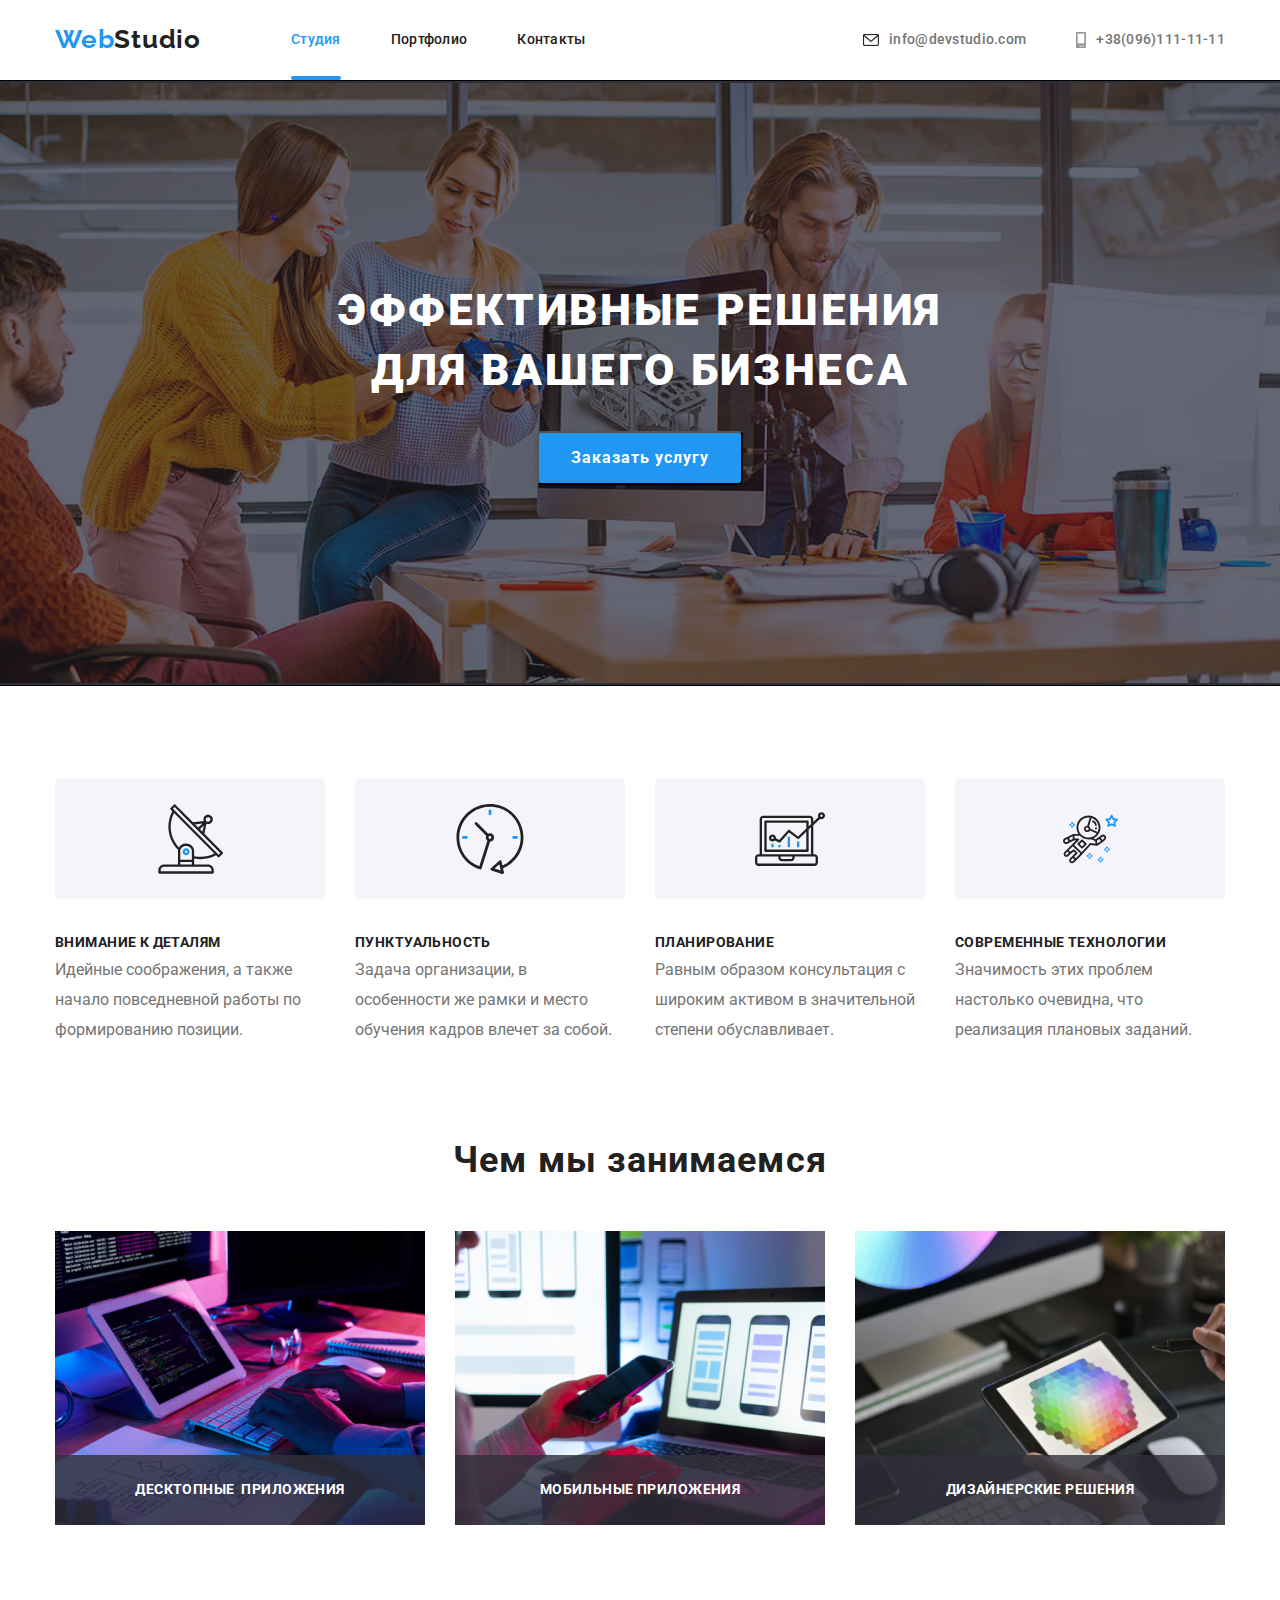
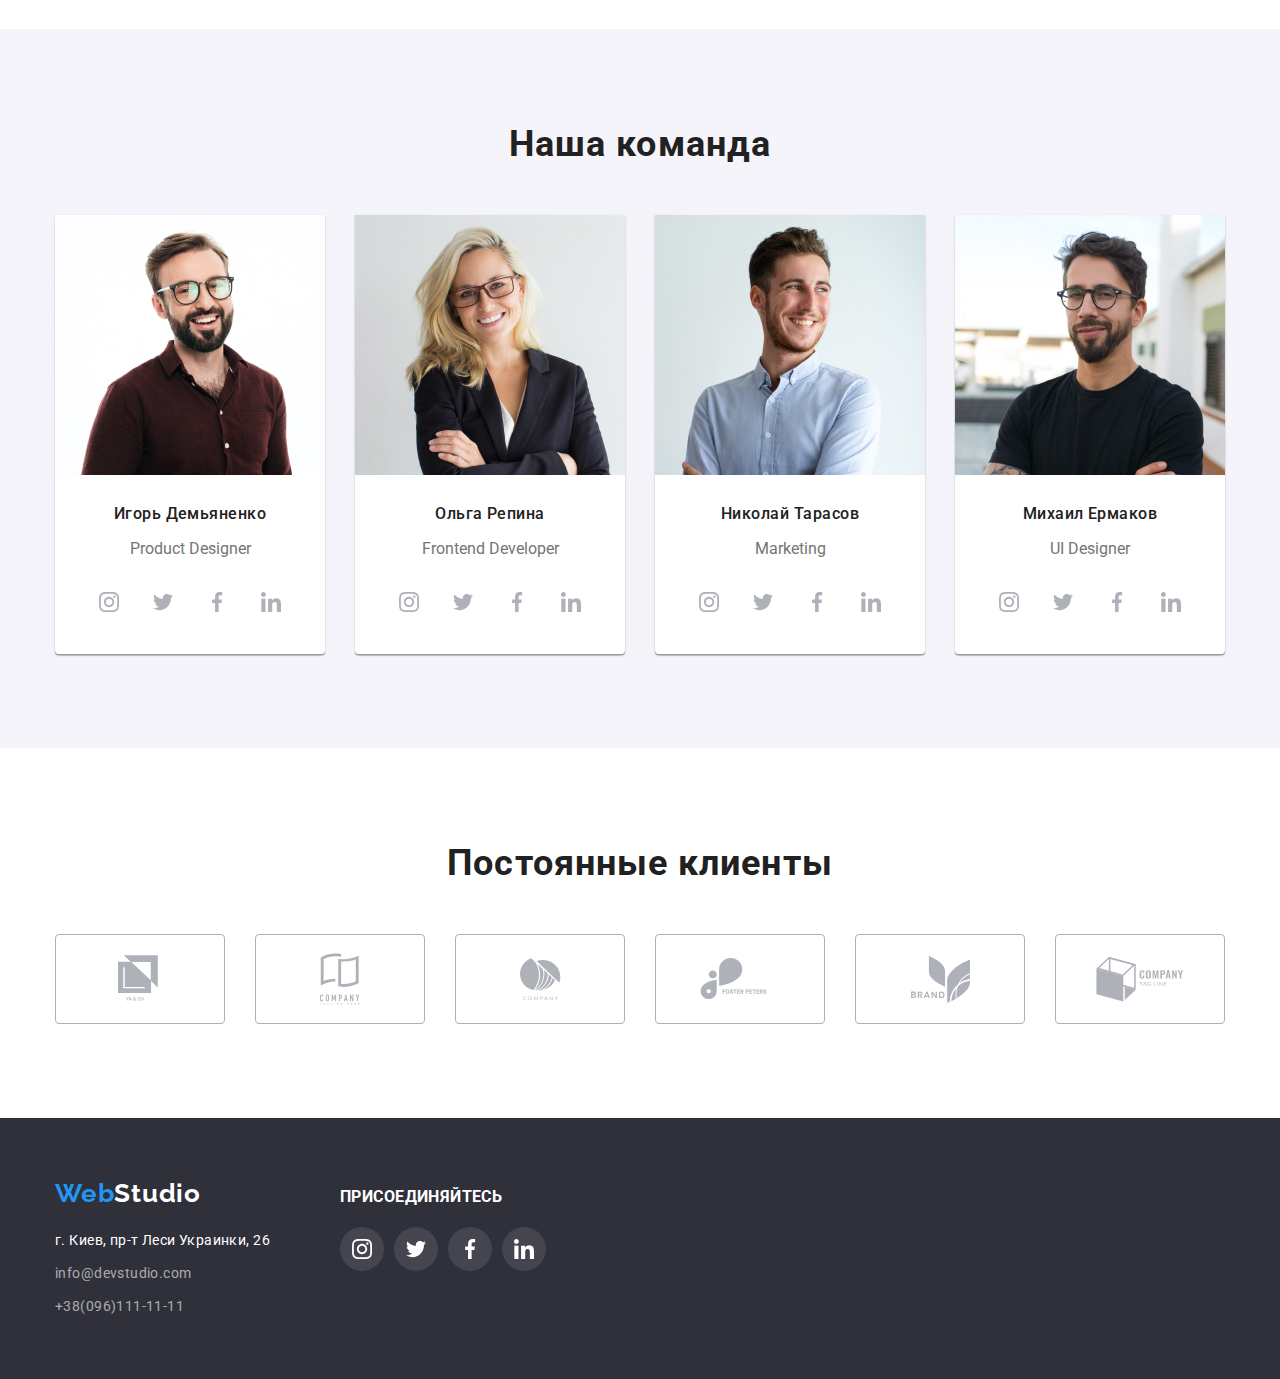
<file: index.html>
<!DOCTYPE html>
<html lang="ru">

<head>
    <meta charset="UTF-8"/>
    <meta http-equiv="X-UA-Compatible" content="IE=edge"/>
    <meta name="viewport" content="width=device-width, initial-scale=1.0"/>
    <title>WebSite</title>
    <link rel="preconnect" href="https://fonts.gstatic.com"/> 
    <link href="https://fonts.googleapis.com/css2?family=Raleway:wght@700&family=Roboto:wght@400;500;700;900&display=swap" rel="stylesheet"/>
    <link rel="stylesheet" href="http://cdnjs.cloudflare.com/ajax/libs/modern-normalize/0.2.0/modern-normalize.min.css"/>
    <link rel="stylesheet" href="./css/styles.css"/>
</head>

<body>

    <!--Header section -->

    <header class="header">
        <div class="container">
            
                        <a class="link  logo logo-header" href="./index.html"><span class="logo-text-color">Web</span>Studio</a>
            <nav class="nav navigation">
                    <ul class="list menu">
                        <li class="menu-item"><a class="link current menu-link nav-title-color " href="./index.html">Студия</a></li>                
                        <li class="menu-item"><a class="link menu-link nav-title-color" href="./portfolio.html">Портфолио</a></li>               
                        <li class="menu-item"><a class="link nav-title-color" href="tel:+380961111111">Контакты</a></li> 
                    </ul> 
            </nav>
            <ul class="list nav menu contact-list">
                <li class="menu-item contact-item">
                    <a class="link  contact-link" 
                    href="mailto:info@devstudio.com">
                        <svg class="icon" width="16" height="12">
                            <use href="./images/sprite.svg#icon-envelope"></use>
                        </svg>info@devstudio.com</a></li>
                <li class="menu-item contact-item">
                    <a class="link contact-link" 
                    href="tel:+380961111111">
                    <svg class="icon" width="10" height="16">
                        <use href="./images/sprite.svg#icon-smartphone"></use>
                    </svg>+38(096)111-11-11</a></li>            
            </ul>
            </div>  
    </header>

    <!--Main section-->

    <main>
        <section class="hero dark-bg overlay">
            <div class="container">
                <div class="hero-content">
                    <h1 class="page-title">Эффективные решения для вашего бизнеса </h1>
                    <button class="button-webstudio" type="button" data-modal-open>Заказать услугу</button>
                       
                </div>
            </div>
        </section>

        <!--Soft-Skill-section-->

        <section class="section">
            <div class="container">
              <h2 class="visually-hidden ">Характеристика</h2 >            
                    <ul class="list skills-list">

                        <li class="skill-item">
                            <a class="skill-link" href="" target=" blank" rel="noopener noreferrer">
                                <svg class="skill-icon" width="65" height="70">
                                    <use href="./images/sprite.svg#icon-Group"></use>
                                </svg>
                            </a>
                            <h3 class="title-skill">Внимание к деталям</h3>
                            <p>Идейные соображения, а также начало повседневной работы по формированию позиции.</p>
                        </li>
                        <li class="skill-item">
                            <a class="skill-link" href="" target=" blank" rel="noopener noreferrer">
                                <svg class="skill-icon" width="70" height="70" >
                                    <use href="./images/sprite.svg#icon-clock"></use>
                                </svg>
                            </a>
                            <h3 class="title-skill">Пунктуальность</h3>
                            <p>Задача организации, в особенности же рамки и место обучения кадров влечет за собой.</p>
                        </li>
                        <li class="skill-item"> 
                            <a class="skill-link" href="" target=" blank" rel="noopener noreferrer">
                                <svg class="skill-icon" width="70" height="70">
                                    <use href="./images/sprite.svg#icon-diagram"></use>
                                </svg>
                            </a> 
                            <h3 class="title-skill">Планирование</h3>
                            <p>Равным образом консультация с широким активом в значительной степени обуславливает.</p>
                        </li>
                        <li class="skill-item">
                            <a class="skill-link" href="" target=" blank" rel="noopener noreferrer">
                                <svg class="skill-icon" width="55" height="60">
                                    <use href="./images/sprite.svg#icon-astronaut"></use>
                                </svg>
                            </a>
                            <h3 class="title-skill">Современные технологии</h3>
                            <p>Значимость этих проблем настолько очевидна, что реализация плановых заданий.</p>
                        </li>
                    </ul>
            </div>
        </section>

        <!--Work-section-->

<section class="section section-pad">
    <div class="container">
        <h2 class="section-title-skill">Чем мы занимаемся</h2>
            <ul class="list work-list">

            <li class="work-item">
                <a class="link" href="">
                  <div class="product-thumb">
                     <img src="./images/box/img1.jpg" width="370" alt="Разработка сайтов">
                     <p>десктопные  приложения</p>
                </div>
            </a>      
        </li>
            <li class="work-item">
                <a class="link" href="">
                  <div class="product-thumb">
                    <img src="./images/box/img2.jpg" width="370" alt="Вебдизайн сайта">
                     <p>мобильные приложения</p>
             </div>
         </a>
    </li>
            <li class="work-item">
                <a class="link" href="">
                    <div class="product-thumb">
                        <img src="./images/box/img3.jpg" width="370" alt="Реклама сайта">
                        <p>дизайнерские решения</p>
                  </div>
                </a>
            </li>
       </ul>
    </div>
</section>

        <!--Team section-->


        <section class="section grey-bg">
            <div class="container">
            <h2 class="section-title-skill">Наша команда</h2>
            <ul class="list team-list">
                <li class="team-item team-bg-card">
                    <img src="./images/team/img1.jpg" width="270" alt="Product Designer">
                    <h3 class="title-skill-work">Игорь Демьяненко</h3>
                    <p class="title-work" lang="en"> Product Designer</p>
            <ul class="social-icons">
                <li class="social-icons-item">
                    <a class="social-icon-link" href="" target=" blank" rel="noopener noreferrer">
                        <svg class="icon" >
                            <use href="./images/sprite.svg#icon-instagram"></use>
                        </svg>
                    </a>
                </li>
                <li class="social-icons-item">
                    <a class="social-icon-link" href="" target=" blank" rel="noopener noreferrer">
                        <svg class="icon" >
                            <use href="./images/sprite.svg#icon-twitter"></use>
                        </svg>
                    </a>
                </li>
                <li class="social-icons-item">
                    <a class="social-icon-link" href="" target=" blank" rel="noopener noreferrer">
                        <svg class="icon" >
                            <use href="./images/sprite.svg#icon-facebook"></use>
                        </svg>
                    </a>
                </li>
                <li class="social-icons-item">
                    <a class="social-icon-link" href="" target=" blank" rel="noopener noreferrer">
                        <svg class="icon" >
                            <use href="./images/sprite.svg#icon-linkedin"></use>
                        </svg>
                    </a>
                </li>
            </ul>
        </li>
                <li class="team-item team-bg-card">
                    <img src="./images/team/img2.jpg" width="270" alt="Frontend Developer">
                    <h3 class="title-skill-work">Ольга Репина</h3>
                    <p class="title-work" lang="en">Frontend Developer</p>
                    <ul class="social-icons">
                        <li class="social-icons-item">
                            <a class="social-icon-link" href="" target=" blank" rel="noopener noreferrer">
                                <svg class="icon" >
                                    <use href="./images/sprite.svg#icon-instagram"></use>
                                </svg>
                            </a>
                        </li>
                        <li class="social-icons-item">
                            <a class="social-icon-link" href="" target=" blank" rel="noopener noreferrer">
                                <svg class="icon" >
                                    <use href="./images/sprite.svg#icon-twitter"></use>
                                </svg>
                            </a>
                        </li>
                        <li class="social-icons-item">
                            <a class="social-icon-link" href="" target=" blank" rel="noopener noreferrer">
                                <svg class="icon" >
                                    <use href="./images/sprite.svg#icon-facebook"></use>
                                </svg>
                            </a>
                        </li>
                        <li class="social-icons-item">
                            <a class="social-icon-link" href="" target=" blank" rel="noopener noreferrer">
                                <svg class="icon" >
                                    <use href="./images/sprite.svg#icon-linkedin"></use>
                                </svg>
                            </a>
                        </li>
                    </ul>
                </li>
                   
                        
                
            
                <li class="team-item team-bg-card">
                    <img src="./images/team/img3.jpg" width="270" alt="Marketing">
                    <h3 class="title-skill-work">Николай Тарасов</h3>
                    <p class="title-work" lang="en">Marketing</p>
                    <ul class="social-icons">
                        <li class="social-icons-item">
                            <a class="social-icon-link" href="" target=" blank" rel="noopener noreferrer">
                                <svg class="icon" >
                                    <use href="./images/sprite.svg#icon-instagram"></use>
                                </svg>
                            </a>
                        </li>
                        <li class="social-icons-item">
                            <a class="social-icon-link" href="" target=" blank" rel="noopener noreferrer">
                                <svg class="icon" >
                                    <use href="./images/sprite.svg#icon-twitter"></use>
                                </svg>
                            </a>
                        </li>
                        <li class="social-icons-item">
                            <a class="social-icon-link" href="" target=" blank" rel="noopener noreferrer">
                                <svg class="icon" >
                                    <use href="./images/sprite.svg#icon-facebook"></use>
                                </svg>
                            </a>
                        </li>
                        <li class="social-icons-item">
                            <a class="social-icon-link" href="" target=" blank" rel="noopener noreferrer">
                                <svg class="icon" >
                                    <use href="./images/sprite.svg#icon-linkedin"></use>
                                </svg>
                            </a>
                        </li>
                    </ul>
                </li>
                <li class="team-item team-bg-card">
                    <img src="./images/team/img4.jpg" width="270" alt="UL Designer">
                    <h3 class="title-skill-work">Михаил Ермаков</h3>
                    <p class="title-work" lang="en">UI Designer</p>
                    <ul class="social-icons">
                        <li class="social-icons-item">
                            <a class="social-icon-link" href="" target=" blank" rel="noopener noreferrer">
                                <svg class="icon" >
                                    <use href="./images/sprite.svg#icon-instagram"></use>
                                </svg>
                            </a>
                        </li>
                        <li class="social-icons-item">
                            <a class="social-icon-link" href="" target=" blank" rel="noopener noreferrer">
                                <svg class="icon" >
                                    <use href="./images/sprite.svg#icon-twitter"></use>
                                </svg>
                            </a>
                        </li>
                        <li class="social-icons-item">
                            <a class="social-icon-link" href="" target=" blank" rel="noopener noreferrer">
                                <svg class="icon" >
                                    <use href="./images/sprite.svg#icon-facebook"></use>
                                </svg>
                            </a>
                        </li>
                        <li class="social-icons-item">
                            <a class="social-icon-link" href="" target=" blank" rel="noopener noreferrer">
                                <svg class="icon" >
                                    <use href="./images/sprite.svg#icon-linkedin"></use>
                                </svg>
                            </a>
                        </li>
                    </ul>
                </li>
                
            </ul>
        </div>
        </section>
        <section class="section section-client">
            <div class="container">
                <h2 class="section-title-skill">Постоянные клиенты</h2>
                <ul class="client-social-icons">
                    <li class="client-social-icon-item">
                        <a class="client-social-icon-link" href="" target=" blank" rel="noopener noreferrer">
                            <svg class="client-icon" width="44" height="49"> 
                                <use href="./images/sprite.svg#icon-logo1"></use>
                            </svg>
                        </a>
                    </li>
                    <li class="client-social-icon-item">
                        <a class="client-social-icon-link" href="" target=" blank" rel="noopener noreferrer">
                            <svg class="client-icon" width="40" height="52"> 
                                <use href="./images/sprite.svg#icon-logo2"></use>
                            </svg>
                        </a>
                    </li>
                    <li class="client-social-icon-item">
                        <a class="client-social-icon-link" href="" target=" blank" rel="noopener noreferrer">
                            <svg class="client-icon" width="41" height="43"> 
                                <use href="./images/sprite.svg#icon-logo3"></use>
                            </svg>
                        </a>
                    </li>
                    <li class="client-social-icon-item">
                        <a class="client-social-icon-link" href="" target=" blank" rel="noopener noreferrer">
                            <svg class="client-icon" width="80" height="42"> 
                                <use href="./images/sprite.svg#icon-logo4"></use>
                            </svg>
                        </a>
                    </li>
                    <li class="client-social-icon-item">
                        <a class="client-social-icon-link" href="" target=" blank" rel="noopener noreferrer">
                            <svg class="client-icon" width="59" height="47">
                                <use href="./images/sprite.svg#icon-logo5"></use>
                            </svg>
                        </a>
                    </li>
                    <li class="client-social-icon-item">
                        <a class="client-social-icon-link" href="" target=" blank" rel="noopener noreferrer">
                            <svg class="client-icon" width="88" height="45">
                                <use href="./images/sprite.svg#icon-logo6"></use>
                            </svg>
                        </a>
                    </li>
                </ul>

            </div>
        </section>
    </main>

    <!--Footer section-->

    <footer class="section-footer dark-bg">
            <div class="container">
                <div>
                <a class="link logo location link-logo" href=""><span class="logo-text-color">Web</span>Studio</a> 
                <address class="address">
                    <a class="link link-footer location" href="https://goo.gl/maps/yNCUUCKr8o5QB21A8"> г. Киев, пр-т Леси Украинки, 26</a> 
                    <a class="link link-footer"  href="mailto:info@devstudio.com">info@devstudio.com</a> 
                    <a class="link"  href="tel:+380961111111"> +38(096)111-11-11</a>
                </address>
            </div>
            <div class="container-footer-link">
                <h3 class="footer-title">присоединяйтесь</h3>
                <ul class="footer-social-icons">
                    <li class="footer-social-icon-item">
                        <a class="footer-social-icon-link" href="" target=" blank" rel="noopener noreferrer">
                            <svg class="icon" >
                                <use href="./images/sprite.svg#icon-instagram"></use>
                            </svg>
                        </a>
                    </li>
                    <li class="footer-social-icon-item">
                        <a class="footer-social-icon-link" href="" target=" blank" rel="noopener noreferrer">
                            <svg class="icon" >
                                <use href="./images/sprite.svg#icon-twitter"></use>
                            </svg>
                        </a>
                    </li>
                    <li class="footer-social-icon-item">
                        <a class="footer-social-icon-link" href="" target=" blank" rel="noopener noreferrer">
                            <svg class="icon" >
                                <use href="./images/sprite.svg#icon-facebook"></use>
                            </svg>
                        </a>
                    </li>
                    <li class="footer-social-icon-item">
                        <a class="footer-social-icon-link" href="" target=" blank" rel="noopener noreferrer">
                            <svg class="icon" >
                                <use href="./images/sprite.svg#icon-linkedin"></use>
                            </svg>
                        </a>
                    </li>
                </ul>
            </div>
        </div>
    </footer>
    <div class="backdrop is-hidden" data-backdrop>
        <div class="modal">
           <button class="modal-icon" data-modal-close>
               <svg class="icon" width="11" height="11">
           <use href="./images/sprite.svg#icon-vector"></use>
       </svg></button>
   </div>
</div>
    <script src="./js/modal.js"></script>
</body>

</html>
</file>
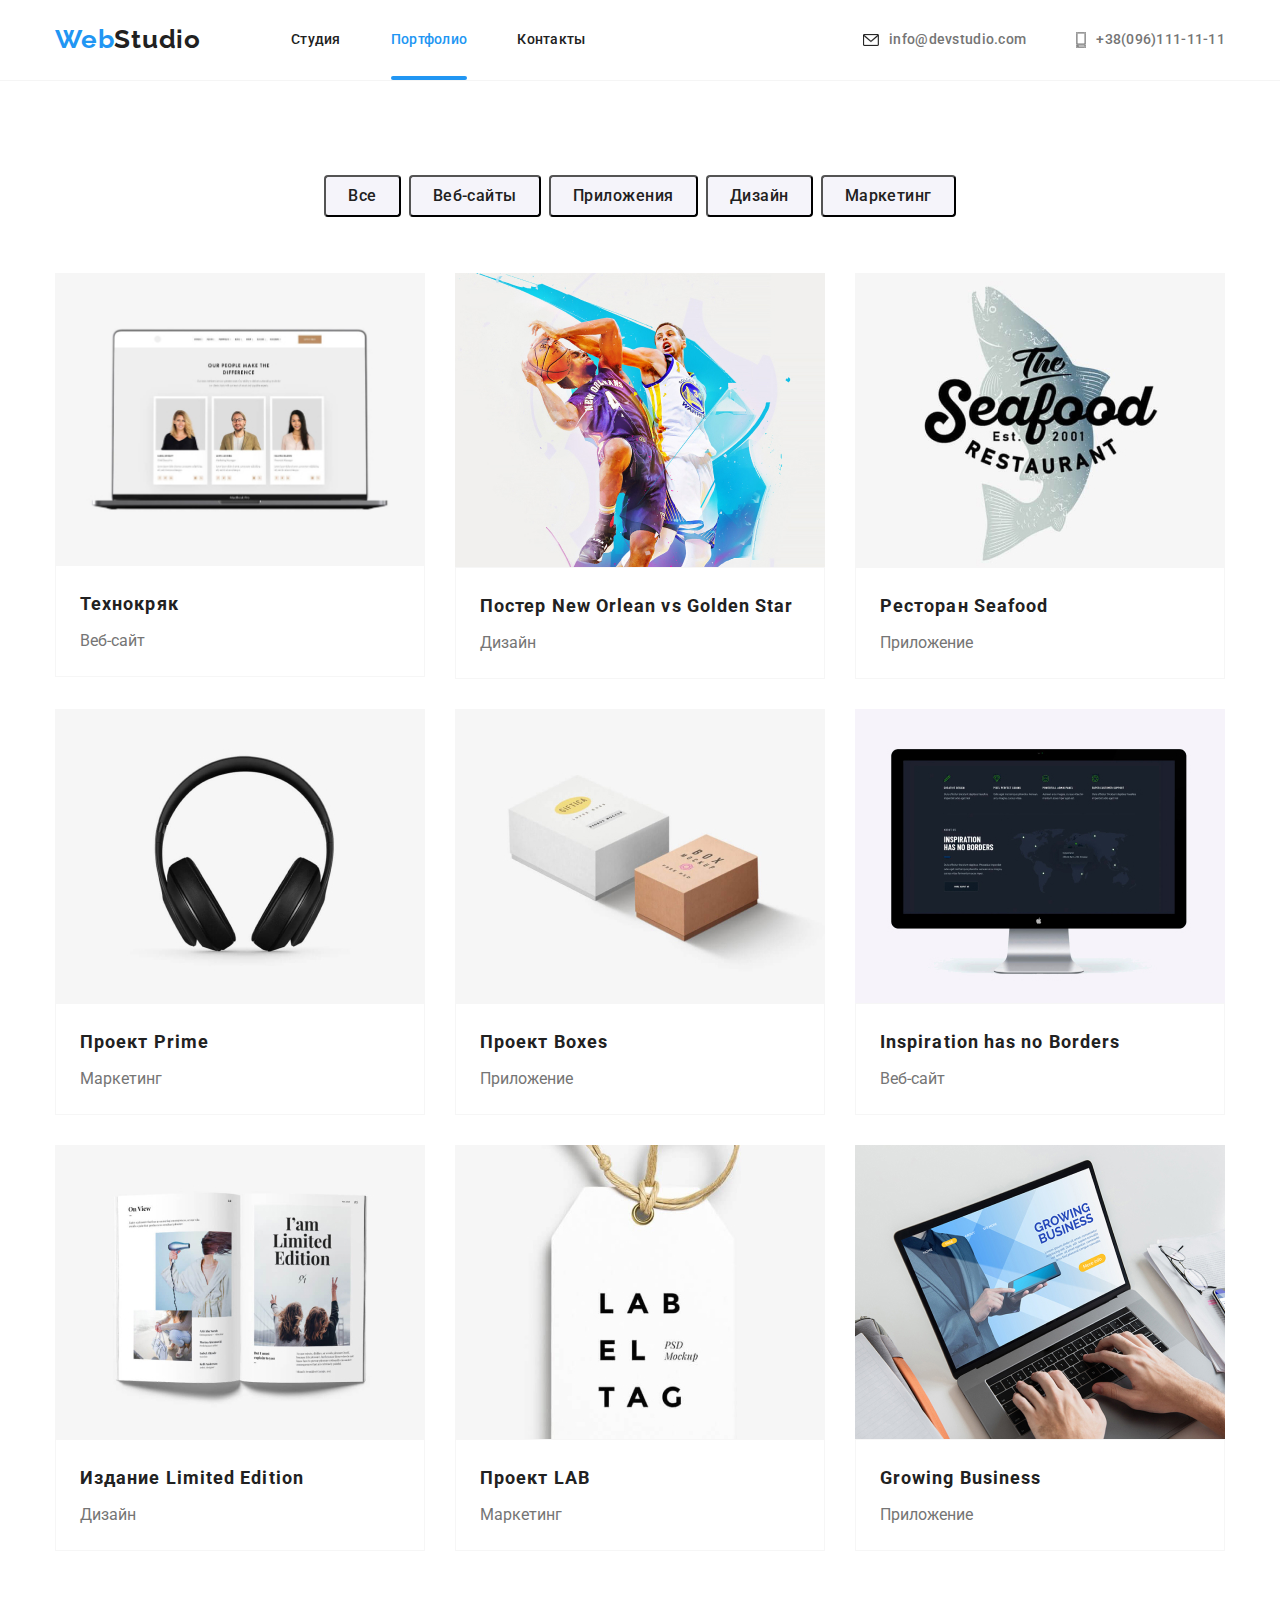
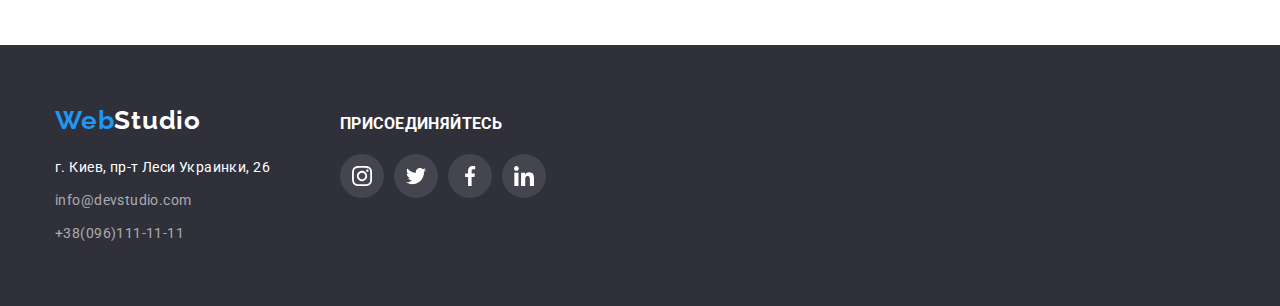
<file: portfolio.html>
<!DOCTYPE html>
<html lang="en">
<head>
    <meta charset="UTF-8">
    <meta http-equiv="X-UA-Compatible" content="IE=edge">
    <meta name="viewport" content="width=device-width, initial-scale=1.0">
    <title>Портфолио</title>
    <link rel="preconnect" href="https://fonts.gstatic.com"> 
    <link href="https://fonts.googleapis.com/css2?family=Raleway:wght@700&family=Roboto:wght@400;500;700;900&display=swap" rel="stylesheet">
     <link rel="stylesheet" href="./css/styles.css">
</head>
<body>

    <!--Header section-->
    <header class="header">
        <div class="container">
            
                        <a class="link logo logo-header" href="./index.html"><span class="logo-text-color">Web</span>Studio</a>
            <nav class="nav navigation">
                    <ul class="list menu">
                        <li class="menu-item"><a href="./index.html" class="link nav-title-color">Студия</a></li>                
                        <li class="menu-item"><a href="./portfolio.html" class="link  current nav-title-color" >Портфолио</a></li>               
                        <li class="menu-item"><a class="link nav-title-color" href="tel:+380961111111">Контакты</a></li> 
                    </ul> 
            </nav>
            <ul class="list nav menu contact-list">
                <li class="menu-item contact-item">
                    <a class="link contact-link" 
                    href="mailto:info@devstudio.com">
                        <svg class="icon" width="16" height="12">
                            <use href="./images/sprite.svg#icon-envelope"></use>
                        </svg>info@devstudio.com</a></li>
                <li class="menu-item contact-item">
                    <a class="link contact-link" 
                    href="tel:+380961111111">
                    <svg class="icon" width="10" height="16">
                        <use href="./images/sprite.svg#icon-smartphone"></use>
                    </svg>+38(096)111-11-11</a></li>            
            </ul>
            </div>  
    </header>
 
    <!--Main section-->  

    <main>
        <section class="section section-portfolio">
            <div class="container">
            <h1 class="page-title visually-hidden ">Портфолио</h1>
                <nav class="nav navigation-portfolio">
                    <ul class="list menu-portfolio">
                        <li class="menu-portfolio-item"><button class="button-portfolio hover-menu" type="button">Все</button></li>
                        <li class="menu-portfolio-item"><button class="button-portfolio hover-menu" type="button">Веб-сайты</button></li>
                        <li class="menu-portfolio-item"><button class="button-portfolio hover-menu" type="button">Приложения</button></li>
                        <li class="menu-portfolio-item"><button class="button-portfolio hover-menu" type="button">Дизайн</button></li>
                        <li class="menu-portfolio-item"><button class="button-portfolio hover-menu" type="button">Маркетинг</button></li>
                    </ul>
                </nav>
<h2 class="section-title-portfolio visually-hidden " >Наши работы</h2>
<ul class="list grid">

    <li class="grid-item">
        <a class="link hover-link" href="">
                <div class="project-thumb">
                    <img src="./images/webstudio/img1.jpg" width="370" alt="Веб-сайт">     
                <div class="project-overlay">
                    <p>Технокряк это современная площадка распространения коронавируса. Компании используют эту платформу для цифрового
                        шпионажа и атак на защищённые сервера конкурентов.</p>
                </div>
                </div>
        <div class="border-item">
            <h2 class="section-title-portfolio" >Технокряк</h2>
            <p>Веб-сайт</p>
        </div>
        </a>
    </li>
   

    <li class="grid-item">
        <a class="link hover-link" href="">
                <div class="project-thumb">
                    <img src="./images/webstudio/img2.jpg" width="370" alt="Дизайн">     
                <div class="project-overlay">
                    <p>Технокряк это современная площадка распространения коронавируса. Компании используют эту платформу для цифрового
                        шпионажа и атак на защищённые сервера конкурентов.</p>
                </div>
                </div>
        <div class="border-item">
            <h2 class="section-title-portfolio" >Постер New Orlean vs Golden Star</h2>
            <p>Дизайн</p>
        </div>
        </a>
    </li>

    <li class="grid-item">
        <a class="link hover-link" href="">
                <div class="project-thumb">
                    <img src="./images/webstudio/img3.jpg" width="370" alt="Приложение">      
                <div class="project-overlay">
                    <p>Технокряк это современная площадка распространения коронавируса. Компании используют эту платформу для цифрового
                        шпионажа и атак на защищённые сервера конкурентов.</p>
                </div>
                </div>
        <div class="border-item">
            <h2 class="section-title-portfolio" >Ресторан Seafood</h2>
            <p>Приложение</p>
        </div>
        </a>
    </li>

    <li class="grid-item">
        <a class="link hover-link" href="">
                <div class="project-thumb">
                    <img src="./images/webstudio/img4.jpg" width="370" alt="Маркетинг">      
                <div class="project-overlay">
                    <p>Технокряк это современная площадка распространения коронавируса. Компании используют эту платформу для цифрового
                        шпионажа и атак на защищённые сервера конкурентов.</p>
                </div>
                </div>
        <div class="border-item">
            <h2 class="section-title-portfolio" >Проект Prime</h2>
            <p>Маркетинг</p>
        </div>
        </a>
    </li>

    <li class="grid-item">
        <a class="link hover-link" href="">
                <div class="project-thumb">
                    <img src="./images/webstudio/img5.jpg" width="370" alt="Приложение">      
                <div class="project-overlay">
                    <p>Технокряк это современная площадка распространения коронавируса. Компании используют эту платформу для цифрового
                        шпионажа и атак на защищённые сервера конкурентов.</p>
                </div>
                </div>
        <div class="border-item">
            <h2 class="section-title-portfolio" >Проект Boxes</h2>
            <p>Приложение</p>
        </div>
        </a>
    </li>

    <li class="grid-item">
        <a class="link hover-link" href="">
                <div class="project-thumb">
                    <img src="./images/webstudio/img6.jpg" width="370" alt="Веб-сайт">  
                <div class="project-overlay">
                    <p>Технокряк это современная площадка распространения коронавируса. Компании используют эту платформу для цифрового
                        шпионажа и атак на защищённые сервера конкурентов.</p>
                </div>
                </div>
        <div class="border-item">                                       
            <h2 class="section-title-portfolio">Inspiration has no Borders</h2>
            <p>Веб-сайт</p>
        </div>
        </a></li>

        <li class="grid-item">
            <a class="link hover-link" href="">
                    <div class="project-thumb">
                        <img src="./images/webstudio/img7.jpg" width="370" alt="Дизайн">  
                    <div class="project-overlay">
                        <p>Технокряк это современная площадка распространения коронавируса. Компании используют эту платформу для цифрового
                            шпионажа и атак на защищённые сервера конкурентов.</p>
                    </div>
                    </div>
        <div class="border-item">                                                  
            <h2 class="section-title-portfolio">Издание Limited Edition</h2>
            <p class="">Дизайн</p>
        </div>
        </a></li>

        <li class="grid-item">
            <a class="link hover-link" href="">
                    <div class="project-thumb">
                        <img src="./images/webstudio/img8.jpg" width="370" alt="Маркетинг">  
                    <div class="project-overlay">
                        <p>Технокряк это современная площадка распространения коронавируса. Компании используют эту платформу для цифрового
                            шпионажа и атак на защищённые сервера конкурентов.</p>
                    </div>
                    </div>
            <div class="border-item">                                                  
            <h2 class="section-title-portfolio">Проект LAB</h2>
            <p class="">Маркетинг</p>
        </div>
        </a></li>

        <li class="grid-item">
            <a class="link hover-link" href="">
                    <div class="project-thumb">
                        <img src="./images/webstudio/img9.jpg" width="370" alt="Приложение"> 
                    <div class="project-overlay">
                        <p>Технокряк это современная площадка распространения коронавируса. Компании используют эту платформу для цифрового
                            шпионажа и атак на защищённые сервера конкурентов.</p>
                    </div>
                    </div>
        <div class="border-item">                                                  
            <h2 class="section-title-portfolio">Growing Business</h2>
            <p class="">Приложение</p>
        </div>
        </a></li>
</ul> 
</div>   
</section>
<!--Footer section-->
<footer class="section-footer dark-bg">
    <div class="container">
        <div>
        <a class="link logo location link-logo" href=""><span class="logo-text-color">Web</span>Studio</a> 
        <address class="address">
            <a class="link link-footer location" href="https://goo.gl/maps/yNCUUCKr8o5QB21A8"> г. Киев, пр-т Леси Украинки, 26</a> 
            <a class="link link-footer"  href="mailto:info@devstudio.com">info@devstudio.com</a> 
            <a class="link"  href="tel:+380961111111"> +38(096)111-11-11</a>
        </address>
    </div>
    <div class="container-footer-link">
        <h3 class="footer-title">присоединяйтесь</h3>
        <ul class="footer-social-icons">
            <li class="footer-social-icon-item">
                <a class="footer-social-icon-link" href="" target=" blank" rel="noopener noreferrer">
                    <svg class="icon" >
                        <use href="./images/sprite.svg#icon-instagram"></use>
                    </svg>
                </a>
            </li>
            <li class="footer-social-icon-item">
                <a class="footer-social-icon-link" href="" target=" blank" rel="noopener noreferrer">
                    <svg class="icon" >
                        <use href="./images/sprite.svg#icon-twitter"></use>
                    </svg>
                </a>
            </li>
            <li class="footer-social-icon-item">
                <a class="footer-social-icon-link" href="" target=" blank" rel="noopener noreferrer">
                    <svg class="icon" >
                        <use href="./images/sprite.svg#icon-facebook"></use>
                    </svg>
                </a>
            </li>
            <li class="footer-social-icon-item">
                <a class="footer-social-icon-link" href="" target=" blank" rel="noopener noreferrer">
                    <svg class="icon" >
                        <use href="./images/sprite.svg#icon-linkedin"></use>
                    </svg>
                </a>
            </li>
        </ul>
    </div>
</div>
            </footer>

    </main>
</body>
</html>
</file>
<file: css/styles.css>
@font-face {
  font-family: 'Raleway';
  font-style: normal;
  font-weight: 700;
  src: url('../fonts/raleway-v19-latin_cyrillic-ext_cyrillic-700.eot'); /* IE9 Compat Modes */
  src: local(''),
       url('../fonts/raleway-v19-latin_cyrillic-ext_cyrillic-700.eot?#iefix') format('embedded-opentype'), /* IE6-IE8 */
       url('../fonts/raleway-v19-latin_cyrillic-ext_cyrillic-700.woff2') format('woff2'), /* Super Modern Browsers */
       url('../fonts/raleway-v19-latin_cyrillic-ext_cyrillic-700.woff') format('woff'), /* Modern Browsers */
       url('../fonts/raleway-v19-latin_cyrillic-ext_cyrillic-700.ttf') format('truetype'), /* Safari, Android, iOS */
       url('../fonts/raleway-v19-latin_cyrillic-ext_cyrillic-700.svg#Raleway') format('svg'); /* Legacy iOS */
}

html{
  box-sizing: border-box;
}

*,
*::before,
*::after{
  box-sizing:inherit;
}

:root{
  --main-text-color: #757575;
  --title-color:#212121;
  --accent-color-hover:#188CE8;
  --accent-color:#2196F3;
  --dark-bg-color:#2F303A;
  --grey-bg-color:#F5F4FA;
  --icon-bg-color-footer:rgba(255, 255, 255, 0.1);
  --page-title-color:#FFFFFF;
  --mail-tel-color: rgba(255, 255, 255, 0.6);
  --client-logo-color: rgba(175, 177, 184, 1);
  --logo-font: Raleway, sans-serit;
  --timing-function: cubic-bezier(0.4, 0, 0.2, 1);
  --animation: 300ms ease-in;
}

body {
  margin: 0;
  
  color:var(--main-text-color);
  font-family: 'Roboto', sans-serif;
  font-style: normal;
  font-size: 16px;
  line-height: 1.88;
  
  }

  a{
    outline:none;
  }

img{
  display: block;
  max-width: 100%;
  height: auto;
  }

 ul{
   list-style: none;
   padding: 0;
   margin: 0;
 } 

h1,
h2,
h3,
p{
  margin: 0;
}

.address{
  font-style: normal;
}

.visually-hidden {
  position: absolute !important;
  clip: rect(1px 1px 1px 1px);
  clip: rect(1px, 1px, 1px, 1px);
  padding: 0 !important;
  border: 0 !important;
  height: 1px !important;
  width: 1px !important;
  overflow: hidden;
}
.link{
  display: inline-block;
  align-items: center;
  text-decoration: none;
  color:inherit;
  transition: color var(--animation);
}

.link:hover,
.link:focus{
color:var(--accent-color);
}


.button-portfolio:hover,
.button-portfolio:focus{
background-color: var(--accent-color-hover);
color:var(--page-title-color);
}

.button-webstudio:hover,
.button-webstudio:focus{
background-color: var(--accent-color-hover);
color:var(--page-title-color);
  }

.list{
list-style: none;
color:inherit;
margin-top: 0px;
margin-bottom: 0px;
padding-left: 0px;

}

.container{
  width: 1200px;
  padding: 0 15px;
  margin:0 auto; 
  /*background: yellow;*/
}

.section{
  padding-top: 94px;
  padding-bottom: 94px;
}



.social-icons .icon{
  width: 20px;
  height: 20px;
  fill: rgb(175, 177, 184);
}

.social-icon-link:hover .icon,
.social-icon-link:focus .icon{
fill:var(--page-title-color);
transition: color 250ms cubic-bezier(0.4, 0, 0.2, 1), fill 250ms cubic-bezier(0.4, 0, 0.2, 1),
    background-color 250ms cubic-bezier(0.4, 0, 0.2, 1), border-color 500ms cubic-bezier(0.4, 0, 0.2, 1),
    box-shadow 250ms cubic-bezier(0.4, 0, 0.2, 1)
}
.social-icon-link:hover,
.social-icon-link:focus {
background-color:var(--accent-color-hover);
}

.social-icons-item + .social-icons-item{
  margin-left: 10px;
}

.social-icon-link{
  display: flex;
  justify-content: center;
  align-items: center;
  width: 44px;
  height: 44px;
  border-radius: 50% ;
  transition: color 500ms cubic-bezier(0.4, 0, 0.2, 1), fill 500ms cubic-bezier(0.4, 0, 0.2, 1),
    background-color 500ms cubic-bezier(0.4, 0, 0.2, 1), border-color 500ms cubic-bezier(0.4, 0, 0.2, 1),
    box-shadow 500ms cubic-bezier(0.4, 0, 0.2, 1);
 
}

.social-icons{
  display: flex;
  justify-content: center;
  padding-bottom: 30px;
}



/* Header*/

.header{
  border-bottom: 1px solid rgba(236, 236, 236, 0.5);
}
.header .container{
  display: flex;
  justify-content:flex-end;
  align-items: center;
}
.header .logo{
  margin-right:90px ;
}
.nav{
  font-weight: 500;
  font-size: 14px;
  line-height: 1.14;
  letter-spacing: 0.02em;
  }
  
.nav-title-color{
    color:var(--title-color);
}
  
  .logo{
  display: block; 
  align-items: baseline;
  
  color: var(--title-color);
  font-family: var(--logo-font);
  font-weight:700;
  font-size: 26px;
  line-height: 1.19;
  letter-spacing: 0.03em;
  }

  .logo-header{
  padding-top: 24px;
  padding-bottom: 25px;
  }
  
  .logo-text-color{
    color: var(--accent-color);
  }

.navigation{
  display: flex;
  align-items: center;
  margin-right: auto;
}
.menu{
  display: flex;
}
.menu .menu-item + .menu-item{
  margin-left: 50px;
  }

.menu .link{
  display: flex;
  padding-top: 32px;
  padding-bottom: 32px; 
}
.contact-link .icon{
  margin-right: 10px;
  stroke: var(--main-text-color);
}

.contact-link:hover .icon,
.contact-link:focus .icon{
  stroke: currentColor;
  fill:currentColor;
  transition: color 250ms cubic-bezier(0.4, 0, 0.2, 1), 
    fill 250ms cubic-bezier(0.4, 0, 0.2, 1),
    background-color 250ms cubic-bezier(0.4, 0, 0.2, 1), border-color 500ms cubic-bezier(0.4, 0, 0.2, 1),
    box-shadow 250ms cubic-bezier(0.4, 0, 0.2, 1)
}
.current{
  position: relative;
  color: var(--accent-color);
}
.current:after{
content: " ";
position: absolute;
bottom: 0;
left: 0;

display: block;
width: 100%;
height: 4px; 
background-color: var(--accent-color);
border-radius: 2px;
background-repeat: no-repeat;
opacity: 1;
transition: opasity 250ms var(--timing-function);
}

/* Hero section */

.hero{
 padding-top: 200px;
 padding-bottom: 200px;

}

.hero .hero-content{
  max-width: 700px; 
  margin: 0 auto;
}
.overlay{
  max-width: 1600px;
  min-height: 600px;
  margin-left: auto;
  margin-right: auto;
  outline: 1px solid black;
  background-image: linear-gradient(
    to right, 
    rgba(47, 48, 58, 0.4),
    rgba(47, 48, 58, 0.4)), 
    url(../images/icon/Img.jpg);
  background-repeat: no-repeat;
  background-position: center;
  border-style: cover;
}




/* Skill section */

.skill-link{
  display: flex;
  justify-content: center;
  align-items: center;
  width: 270px;
  height: 120px;
  background: var(--grey-bg-color);
  border-radius: 4px;  
  margin-bottom: 30px;
}

.skills-list .skill-icon{
  fill: var(--title-color);
}

.skills-list{
display: flex;
}

.skill-item + .skill-item{
  margin-left:  30px;
}

.section-pad{
  padding-top: 0;
}

.menu-portfolio-item:not(:first-child){
  margin-left: 8px;
}
.navigation-portfolio{
  margin-bottom: 56px;
}

/* Work section */

.work-list{
  display: flex;
}

.work-item{
  width: 370px;
  margin-right: 30px;
}

.work-item:last-child{
  margin-right: 0;
}

.product-thumb{
  position: relative;
}

.product-thumb p{
position: absolute;
bottom: 0;
width: 100%;
height: 70px;
font-weight: 700;
font-size: 14px;
line-height: 1.14;
letter-spacing: 0.03em;
text-transform: uppercase;
color: #FFFFFF;

display: flex;
justify-content: center;
align-items: center;
background-color: rgba(47, 48, 58, 0.8);;
}

/* Team section */

.team-list{
  display: inline-flex;
}

.team-item{
width: 270px;
margin-right: 30px;
}

.team-item:last-child{
  margin-right: 0;
}

.section .grid{
  padding: 0;
}

/* Section-client */

.client-social-icon-link {
display: flex;
justify-content: center;
align-items: center;
width: 170px;
height: 90px;
border: 1px solid var(--client-logo-color);
box-sizing: border-box;
border-radius: 4px;
transition: color 500ms cubic-bezier(0.4, 0, 0.2, 1), fill 500ms cubic-bezier(0.4, 0, 0.2, 1),
    background-color 500ms cubic-bezier(0.4, 0, 0.2, 1), border-color 500ms cubic-bezier(0.4, 0, 0.2, 1),
    box-shadow 500ms cubic-bezier(0.4, 0, 0.2, 1);
}

.client-social-icon-link .client-icon{
  fill: var(--client-logo-color);
  transition: fill var(--animation);
}
.client-social-icons{
display: flex;
align-items: center;
}

.client-social-icon-item + .client-social-icon-item{
  margin-left: 30px;
}

.client-social-icon-link:hover .client-icon,
.client-social-icon-link:focus .client-icon{
 fill: var(--accent-color-hover);
}

.client-social-icon-link:hover,
.client-social-icon-link:focus{
  border: 1px solid var(--accent-color-hover);
}

/* Button section */

.section .menu-portfolio{
  display: flex;
  justify-content: center;  
}

.grid{
  display: flex;
  flex-wrap: wrap;
  margin-left: -30px;
  margin-top: -30px;
} 

.grid-item{
  width: 370px;
  margin-left: 30px;
  margin-top: 30px;
}

.hover-link:hover,
.hover-link:focus{
background: var(--page-title-color);
/*border: 1px solid #EEEEEE;*/
box-sizing: border-box;
box-shadow: 
0px 1px 1px rgba(0, 0, 0, 0.12), 
0px 4px 4px rgba(0, 0, 0, 0.06), 
1px 4px 6px rgba(0, 0, 0, 0.16);
}

.hover-menu:hover,
.hover-menu:focus{
background: var(--accent-color-hover);
box-shadow: 
0px 3px 1px rgba(0, 0, 0, 0.1), 
0px 1px 2px rgba(0, 0, 0, 0.08), 
0px 2px 2px rgba(0, 0, 0, 0.12);
border-radius: 4px;
}

.button-portfolio{
  padding: 6px 22px;
 
  color:var(--title-color); 
  background-color: var(--grey-bg-color);
  /*border: 1px solid rgba(0, 0, 0, 0.5);*/
  border-radius: 4px;
  font-family: inherit;
  font-weight: 500;
  font-size: 16px;
  line-height: 1.62;
  align-items: center;
  text-align: center;
  letter-spacing: 0.03em; 
  transition: background-color var(--animation);
  transition: color 500ms cubic-bezier(0.4, 0, 0.2, 1), fill 500ms cubic-bezier(0.4, 0, 0.2, 1),
    background-color 500ms cubic-bezier(0.4, 0, 0.2, 1), border-color 500ms cubic-bezier(0.4, 0, 0.2, 1),
    box-shadow 500ms cubic-bezier(0.4, 0, 0.2, 1);
}

.button-webstudio{
  padding: 10px 32px;
  min-width: 136px;
  margin: 0 auto; 
  cursor: pointer;

  background-color: var(--accent-color);
  box-shadow: 0px 4px 4px rgba(0, 0, 0, 0.15);
  border-radius: 4px;
  font-weight: 700;
  font-size: 16px;
  line-height: 1.87;
  display: flex;
  align-items: center;
  text-align: center;
  letter-spacing: 0.06em;
  color: var(--page-title-color);
  transition: color 250ms cubic-bezier(0.4, 0, 0.2, 1), fill 250ms cubic-bezier(0.4, 0, 0.2, 1),
    background-color 250ms cubic-bezier(0.4, 0, 0.2, 1), border-color 250ms cubic-bezier(0.4, 0, 0.2, 1),
    box-shadow 250ms cubic-bezier(0.4, 0, 0.2, 1);
  
}

.page-title{
font-weight: 900;
font-size: 44px;
line-height: 1.36;
text-align: center;
letter-spacing: 0.06em;
text-transform: uppercase;
color:var(--page-title-color);
margin-bottom: 30px;
}

.title-skill{
margin: 0 auto;

color: var(--title-color);
font-weight: 700;
font-size: 14px;
line-height: 1,14;
letter-spacing: 0.03em;
text-transform: uppercase;


}

.section-title-skill{
  margin-bottom: 50px;
  font-weight: 700;
  font-size: 36px;
  line-height: 1.17;
  text-align: center;
  letter-spacing: 0.03em;
  color:var(--title-color);
  }

.title-skill-work{
 padding-top: 30px;
 
font-weight:500;
font-size: 16px;
line-height: 1.18;
letter-spacing: 0.03em;
color:var(--title-color);
margin: 0 auto;
}
.title-work{
  margin-top: 10px;
  margin-bottom: 16px;
}
.team-bg-card{

text-align: center;  
background: var(--page-title-color);
box-shadow: 0px 1px 3px rgba(0, 0, 0, 0.12), 0px 1px 1px rgba(0, 0, 0, 0.14), 0px 2px 1px rgba(0, 0, 0, 0.2);
border-radius: 0px 0px 4px 4px;
}

.section-title-portfolio{
  margin-bottom: 4px;

color:var(--title-color);
font-weight: 700; 
font-size: 18px;
line-height: 2.0;
letter-spacing: 0.06em;

}

.dark-bg{
  background-color: var(--dark-bg-color); 
  color: var(--title-color);
 }

.grey-bg{
  background-color: var(--grey-bg-color);
  padding-bottom: 94px;
 }

.grid-item .border-item {
  width: 370px;
  padding-top: 20px;
  padding-bottom: 20px;
  padding-left: 24px;
  padding-right: 24px;

  background-color: var(--page-title-color);
  border: 1px solid rgba(238, 238, 238, 0.5);
  box-sizing: border-box;
}
.address{
  display: flex;
  flex-direction: column;
  padding-bottom: 60px;
  
  color:var(--mail-tel-color);
  font-weight: 400;
  font-size: 14px;
  line-height: 1.71;
  letter-spacing: 0.03em; 
}

.location{
color: var(--page-title-color);
}
.section-footer{
  padding-top: 60px;
}

.link-logo{
  margin-bottom: 20px;
}

.link-footer{
  margin-bottom: 9px;
}

.section-footer .container{
  display: flex;
  align-items: baseline;
}

.container-footer-link{
  display: inline-block;
  margin-left: 70px;
   
  font-family: Roboto;
  font-size: 14px;
  font-weight: 700;
  line-height: 1.14;
  letter-spacing: 0.03em;
  text-align: left;
  text-transform: uppercase ;
  color: var(--page-title-color);
}

.footer-title{
  margin-bottom: 20px;
}

.footer-social-icon-link {
display: flex;
justify-content: center;
align-items: center;
width: 44px;
height: 44px;
border-radius: 50% ;
background-color: var(--icon-bg-color-footer);
transition: color 250ms cubic-bezier(0.4, 0, 0.2, 1), fill 250ms cubic-bezier(0.4, 0, 0.2, 1),
    background-color 250ms cubic-bezier(0.4, 0, 0.2, 1), border-color 250ms cubic-bezier(0.4, 0, 0.2, 1),
    box-shadow 250ms cubic-bezier(0.4, 0, 0.2, 1);
}

.footer-social-icon-link .icon{
  width: 20px;
  height: 20px;
  fill: var(--page-title-color)
}
.footer-social-icons{
display: flex;
align-items: center;
}

.footer-social-icon-item + .footer-social-icon-item{
  margin-left: 10px;
}

.footer-social-icon-link:hover,
.footer-social-icon-link:focus{
background-color: var(--accent-color);
}

.modal{
position: absolute;
top: 50%;
left: 50%;
transform: translate(-50%, -50%);
min-width: 528px;
min-height: 581px;
background-color: #fff;
padding: 15px;
box-shadow: 0px 1px 3px rgba(0, 0, 0, 0.12), 0px 1px 1px rgba(0, 0, 0, 0.14), 0px 2px 1px rgba(0, 0, 0, 0.2);
border-radius: 4px;
  }
  
  .modal-icon{
display: flex;
justify-content: center;
align-items: center;
width: 30px;
height: 30px;
border: 1px solid rgba(0, 0, 0, 0.1);
border-radius: 50% ;
background-color:#FFFFFF;
}
  
  .backdrop .modal{
    display: flex;
    justify-content: flex-end;
    padding-top: 8px;
    padding-right: 8px;
  }
  
  .backdrop{
    position: fixed;
    top: 0;
    left: 0;
    width: 100%;
    height: 100%;
    background-color:  rgba(47, 48, 58, 0.4);
    }
    
    .backdrop.is-hidden{
      opacity: 0;
      pointer-events: none;
    }
    
    /*Выезжающий синий фон*/

.project-thumb {
  position: relative;
  overflow: hidden;
}

.project-overlay {
  position: absolute;
  top: 0;
  left: 0;
  width: 100%;
  height: 100%;

  transform: translateY(100%);
  transition: transform 350ms cubic-bezier(0.4, 0, 0.2, 1), background-color 350ms cubic-bezier(0.4, 0, 0.2, 1);
}
.project-overlay > p {
  padding: 63px 24px;
  color: #ffffff;

  font-size: 18px;
  line-height: 1.56;
  letter-spacing: 0.03em;
}

.link:hover .project-overlay,
.link:focus .project-overlay {
  transform: translateY(0);
  background-color: rgba(33, 150, 243, 0.9);
}
</file>
